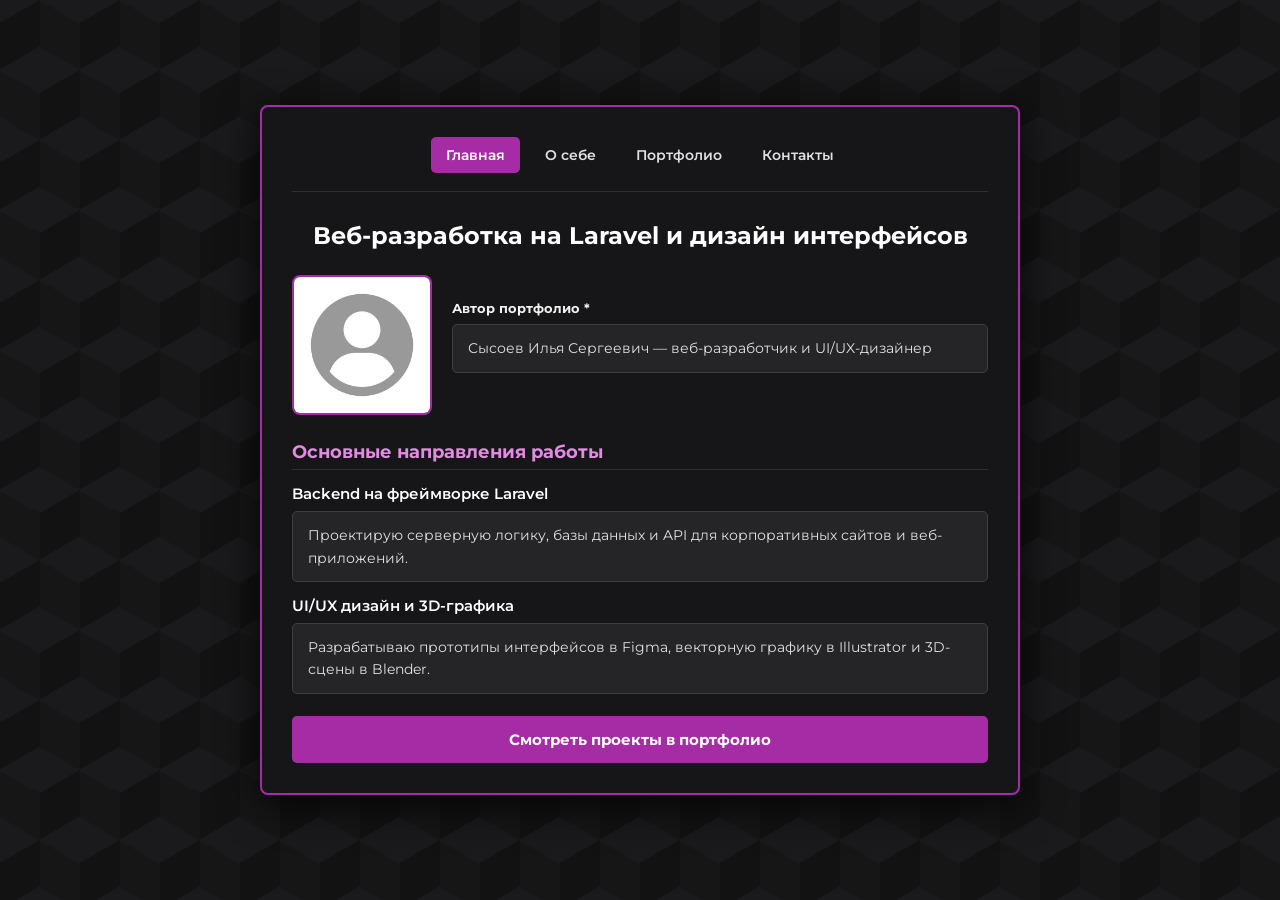
<file: index.html>
<!DOCTYPE html>
<html lang="ru">
<head>
    <meta charset="UTF-8">
    <meta name="viewport" content="width=device-width, initial-scale=1.0">
    <title>Веб-разработка на Laravel и UI/UX-дизайн — портфолио</title>
<meta name="description" content="Создаю современные сайты на Laravel и стильный UI/UX-дизайн в Figma под ключ. Посмотрите проекты в портфолио и закажите разработку веб-приложения уже сегодня!">
    <link rel="stylesheet" href="css/style.css">
</head>
<body>
    <div class="portfolio-card">
        <header>
            <nav class="site-nav" aria-label="Основная навигация">
                <a href="index.html" class="active">Главная</a>
                <a href="about.html">О себе</a>
                <a href="portfolio.html">Портфолио</a>
                <a href="contacts.html">Контакты</a>
            </nav>
        </header>

        <main>
            <h1>Веб-разработка на Laravel и дизайн интерфейсов</h1>

            <section class="hero-flex">
                <img src="images/avatar.jpg" alt="Фотография веб-разработчика и дизайнера Ильи Сысоева" class="avatar-img">
                <div class="hero-text">
                    <div class="info-group">
                        <span class="label-text">Автор портфолио *</span>
                        <div class="fake-input">Сысоев Илья Сергеевич — веб-разработчик и UI/UX-дизайнер</div>
                    </div>
                </div>
            </section>

            <section>
                <h2>Основные направления работы</h2>
                
                <h3>Backend на фреймворке Laravel</h3>
                <div class="fake-input">
                    <p>Проектирую серверную логику, базы данных и API для корпоративных сайтов и веб-приложений.</p>
                </div>

                <h3>UI/UX дизайн и 3D-графика</h3>
                <div class="fake-input">
                    <p>Разрабатываю  прототипы интерфейсов в Figma, векторную графику в Illustrator и 3D-сцены в Blender.</p>
                </div>
            </section>

            <a href="portfolio.html" class="btn-primary">Смотреть проекты в портфолио</a>
        </main>

        
    </div>
    <script src="js/script.js"></script>
</body>
</html>
</file>
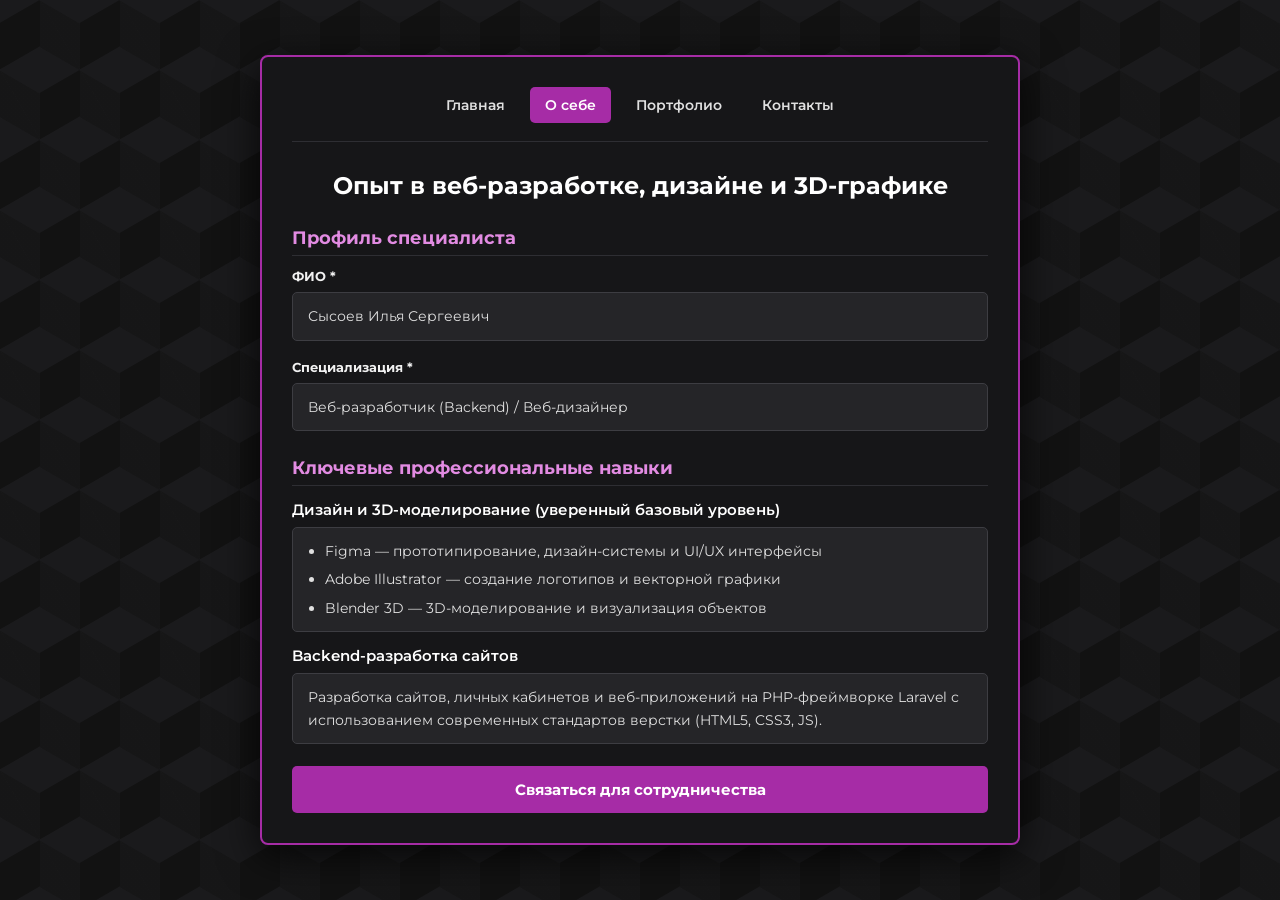
<file: about.html>
<!DOCTYPE html>
<html lang="ru">
<head>
    <meta charset="UTF-8">
    <meta name="viewport" content="width=device-width, initial-scale=1.0">
    <title>Навыки веб-разработки на Laravel, Figma и 3D-дизайна</title>
<meta name="description" content="Узнайте о моем опыте в веб-разработке на Laravel, дизайне в Figma, Illustrator и 3D-моделировании в Blender. Изучите стек технологий и переходите к проектам!">
    <link rel="stylesheet" href="css/style.css">
</head>
<body>
    <div class="portfolio-card">
        <header>
            <nav class="site-nav" aria-label="Основная навигация">
                <a href="index.html">Главная</a>
                <a href="about.html" class="active">О себе</a>
                <a href="portfolio.html">Портфолио</a>
                <a href="contacts.html">Контакты</a>
            </nav>
        </header>

        <main>
            <h1>Опыт в веб-разработке, дизайне и 3D-графике</h1>

            <section>
                <h2>Профиль специалиста</h2>
                <div class="info-group">
                    <span class="label-text">ФИО *</span>
                    <div class="fake-input">Сысоев Илья Сергеевич</div>
                </div>
                <div class="info-group">
                    <span class="label-text">Специализация *</span>
                    <div class="fake-input">Веб-разработчик (Backend) / Веб-дизайнер</div>
                </div>
            </section>

            <section>
                <h2>Ключевые профессиональные навыки</h2>

                <h3>Дизайн и 3D-моделирование (уверенный базовый уровень)</h3>
                <ul class="fake-input skills-list">
                    <li>Figma — прототипирование, дизайн-системы и UI/UX интерфейсы</li>
                    <li>Adobe Illustrator — создание логотипов и векторной графики</li>
                    <li>Blender 3D — 3D-моделирование и визуализация объектов</li>
                </ul>

                <h3>Backend-разработка сайтов</h3>
                <div class="fake-input">
                    Разработка сайтов, личных кабинетов и веб-приложений на PHP-фреймворке Laravel с использованием современных стандартов верстки (HTML5, CSS3, JS).
                </div>
            </section>

            <a href="contacts.html" class="btn-primary">Связаться для сотрудничества</a>
        </main>


    </div>
    <script src="js/script.js"></script>
</body>
</html>
</file>
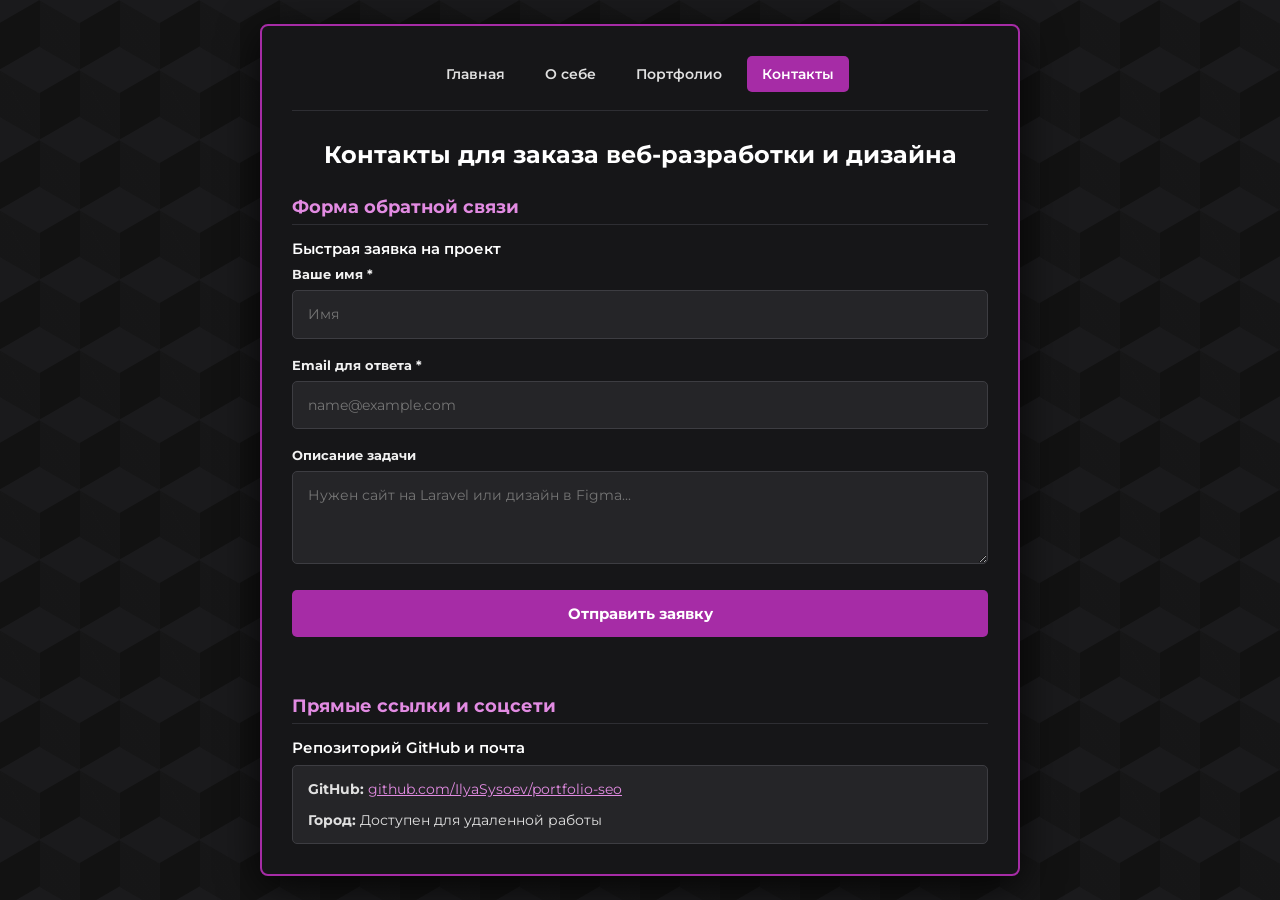
<file: contacts.html>
<!DOCTYPE html>
<html lang="ru">
<head>
    <meta charset="UTF-8">
    <meta name="viewport" content="width=device-width, initial-scale=1.0">
    <title>Контакты веб-разработчика и дизайнера — заказать сайт</title>
<meta name="description" content="Свяжитесь с веб-разработчиком и дизайнером для заказа сайта на Laravel или UI/UX-макета в Figma. Оставьте заявку через удобную форму или напишите на GitHub!">
    <link rel="stylesheet" href="css/style.css">
</head>
<body>
    <div class="portfolio-card">
        <header>
            <nav class="site-nav" aria-label="Основная навигация">
                <a href="index.html">Главная</a>
                <a href="about.html">О себе</a>
                <a href="portfolio.html">Портфолио</a>
                <a href="contacts.html" class="active">Контакты</a>
            </nav>
        </header>

        <main>
            <h1>Контакты для заказа веб-разработки и дизайна</h1>

            <section>
                <h2>Форма обратной связи</h2>
                <h3>Быстрая заявка на проект</h3>

                <form id="contactForm">
                    <div class="info-group">
                        <label for="userName" class="label-text">Ваше имя *</label>
                        <input type="text" id="userName" class="fake-input" placeholder="Имя" required>
                    </div>
                    <div class="info-group">
                        <label for="userEmail" class="label-text">Email для ответа *</label>
                        <input type="email" id="userEmail" class="fake-input" placeholder="name@example.com" required>
                    </div>
                    <div class="info-group">
                        <label for="userMessage" class="label-text">Описание задачи</label>
                        <textarea id="userMessage" rows="3" class="fake-input" placeholder="Нужен сайт на Laravel или дизайн в Figma..."></textarea>
                    </div>
                    <button type="submit" class="btn-primary">Отправить заявку</button>
                    <p id="formStatus" class="form-status"></p>
                </form>
            </section>

            <section>
                <h2>Прямые ссылки и соцсети</h2>
                <h3>Репозиторий GitHub и почта</h3>
                <div class="fake-input">
                    <p><strong>GitHub:</strong> <a href="https://github.com/IlyaSysoev/portfolio-seo" target="_blank" rel="noopener noreferrer" style="color: #e28be2;">github.com/IlyaSysoev/portfolio-seo</a></p>
                    <p><strong>Город:</strong> Доступен для удаленной работы</p>
                </div>
            </section>
        </main>


    </div>
    <script src="js/script.js"></script>
</body>
</html>
</file>
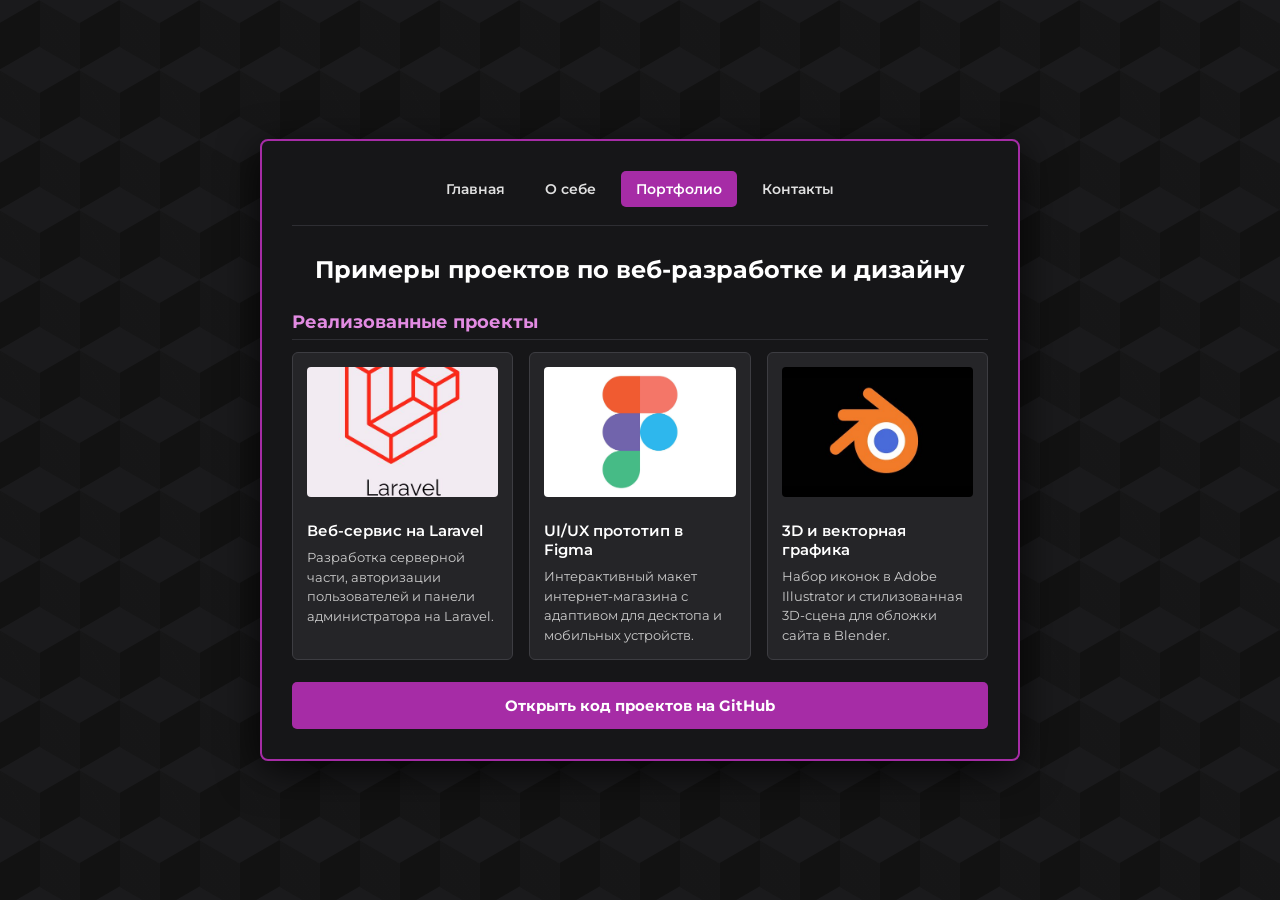
<file: portfolio.html>
<!DOCTYPE html>
<html lang="ru">
<head>
    <meta charset="UTF-8">
    <meta name="viewport" content="width=device-width, initial-scale=1.0">
<title>Портфолио проектов на Laravel, дизайн в Figma и Blender</title>
<meta name="description" content="Примеры готовых работ: веб-приложения на Laravel, прототипы интерфейсов в Figma, векторные логотипы и 3D-модели в Blender. Оцените качество и выберите стиль!">
    <link rel="stylesheet" href="css/style.css">
</head>
<body>
    <div class="portfolio-card">
        <header>
            <nav class="site-nav" aria-label="Основная навигация">
                <a href="index.html">Главная</a>
                <a href="about.html">О себе</a>
                <a href="portfolio.html" class="active">Портфолио</a>
                <a href="contacts.html">Контакты</a>
            </nav>
        </header>

        <main>
            <h1>Примеры проектов по веб-разработке и дизайну</h1>

            <section>
                <h2>Реализованные проекты</h2>

                <div class="projects-grid">
                    <article class="project-item">
                        <img src="images/project-laravel.jpg" alt="Интерфейс веб-приложения для учета заказов на фреймворке Laravel">
                        <h3>Веб-сервис на Laravel</h3>
                        <p>Разработка серверной части, авторизации пользователей и панели администратора на Laravel.</p>
                    </article>

                    <article class="project-item">
                        <img src="images/project-figma.jpg" alt="Макет адаптивного интерфейса сайта в программе Figma">
                        <h3>UI/UX прототип в Figma</h3>
                        <p>Интерактивный макет интернет-магазина с адаптивом для десктопа и мобильных устройств.</p>
                    </article>

                    <article class="project-item">
                        <img src="images/project-blender.jpg" alt="Трехмерная визуализация и векторная иллюстрация из Blender и Illustrator">
                        <h3>3D и векторная графика</h3>
                        <p>Набор иконок в Adobe Illustrator и стилизованная 3D-сцена для обложки сайта в Blender.</p>
                    </article>
                </div>
            </section>

            <a href="https://github.com/IlyaSysoev/portfolio-seo" class="btn-primary" target="_blank" rel="noopener noreferrer">Открыть код проектов на GitHub</a>
        </main>


    </div>
    <script src="js/script.js"></script>
</body>
</html>
</file>
<file: css/style.css>
@import url('https://fonts.googleapis.com/css2?family=Montserrat:wght@400;600;700&display=swap');

* {
    box-sizing: border-box;
}

body {
    margin: 0;
    padding: 20px;
    font-family: 'Montserrat', sans-serif;
    background-color: #121212;
    background-image: 
        linear-gradient(30deg, #1a1a1c 12%, transparent 12.5%, transparent 87%, #1a1a1c 87.5%, #1a1a1c),
        linear-gradient(150deg, #1a1a1c 12%, transparent 12.5%, transparent 87%, #1a1a1c 87.5%, #1a1a1c),
        linear-gradient(30deg, #1a1a1c 12%, transparent 12.5%, transparent 87%, #1a1a1c 87.5%, #1a1a1c),
        linear-gradient(150deg, #1a1a1c 12%, transparent 12.5%, transparent 87%, #1a1a1c 87.5%, #1a1a1c),
        linear-gradient(60deg, #1a1a1c77 25%, transparent 25.5%, transparent 75%, #1a1a1c77 75%, #1a1a1c77),
        linear-gradient(60deg, #1a1a1c77 25%, transparent 25.5%, transparent 75%, #1a1a1c77 75%, #1a1a1c77);
    background-size: 80px 140px;
    background-position: 0 0, 0 0, 40px 70px, 40px 70px, 0 0, 40px 70px;
    display: flex;
    justify-content: center;
    align-items: center;
    min-height: 100vh;
    color: #ffffff;
}

.portfolio-card {
    background-color: #161618;
    border: 2px solid #a62ca6;
    border-radius: 8px;
    padding: 30px;
    width: 100%;
    max-width: 760px;
    box-shadow: 0 10px 40px rgba(0, 0, 0, 0.8);
}

/* Навигация */
.site-nav {
    display: flex;
    flex-wrap: wrap;
    justify-content: center;
    gap: 10px;
    margin-bottom: 28px;
    padding-bottom: 18px;
    border-bottom: 1px solid #2e2e33;
}

.site-nav a {
    color: #e0e0e0;
    text-decoration: none;
    font-size: 14px;
    font-weight: 600;
    padding: 8px 14px;
    border-radius: 5px;
    border: 1px solid transparent;
    transition: all 0.2s;
}

.site-nav a:hover {
    border-color: #a62ca6;
    color: #ffffff;
}

.site-nav a.active {
    background-color: #a62ca6;
    color: #ffffff;
}

/* Иерархия заголовков H1-H3 */
h1 {
    text-align: center;
    font-size: 24px;
    margin: 0 0 24px 0;
    font-weight: 700;
    line-height: 1.3;
}

h2 {
    font-size: 18px;
    font-weight: 700;
    color: #e28be2;
    margin: 26px 0 12px 0;
    padding-bottom: 6px;
    border-bottom: 1px solid #2e2e33;
}

h3 {
    font-size: 15px;
    font-weight: 600;
    color: #ffffff;
    margin: 14px 0 8px 0;
}

/* Блоки информации как в прошлой лабе */
.info-group {
    margin-bottom: 18px;
}

.info-group .label-text {
    display: block;
    font-size: 13px;
    font-weight: 700;
    margin-bottom: 8px;
    color: #f1f1f1;
}

.fake-input {
    background-color: #252528;
    border: 1px solid #3d3d42;
    color: #e0e0e0;
    padding: 12px 15px;
    border-radius: 5px;
    font-size: 14px;
    line-height: 1.6;
    font-weight: 400;
    width: 100%;
    font-family: inherit;
}

.fake-input p {
    margin: 0 0 8px 0;
}
.fake-input p:last-child {
    margin-bottom: 0;
}

.skills-list {
    margin: 0;
    padding-left: 32px;
    padding-top: 12px;
    padding-bottom: 12px;
}

.skills-list li {
    margin-bottom: 6px;
}
.skills-list li:last-child {
    margin-bottom: 0;
}

/* Сетки и картинки */
.hero-flex {
    display: flex;
    gap: 20px;
    align-items: center;
    flex-wrap: wrap;
}

.avatar-img {
    width: 140px;
    height: 140px;
    object-fit: cover;
    border-radius: 8px;
    border: 2px solid #a62ca6;
    background-color: #252528;
}

.hero-text {
    flex: 1;
    min-width: 240px;
}

.projects-grid {
    display: grid;
    grid-template-columns: repeat(auto-fit, minmax(210px, 1fr));
    gap: 16px;
    margin-top: 12px;
}

.project-item {
    background-color: #252528;
    border: 1px solid #3d3d42;
    border-radius: 6px;
    padding: 14px;
    display: flex;
    flex-direction: column;
}

.project-item img {
    width: 100%;
    height: 130px;
    object-fit: cover;
    border-radius: 4px;
    margin-bottom: 10px;
    background-color: #1a1a1c;
}

.project-item p {
    font-size: 13px;
    color: #cccccc;
    line-height: 1.5;
    margin: 0;
}

/* Форма и кнопки */
input.fake-input,
textarea.fake-input {
    outline: none;
    transition: border-color 0.2s;
}

input.fake-input:focus,
textarea.fake-input:focus {
    border-color: #a62ca6;
}

.btn-primary {
    display: block;
    width: 100%;
    text-align: center;
    background-color: #a62ca6;
    color: #ffffff;
    text-decoration: none;
    padding: 14px 20px;
    border: none;
    border-radius: 5px;
    font-weight: 700;
    font-size: 15px;
    margin-top: 22px;
    cursor: pointer;
    font-family: inherit;
    transition: background-color 0.2s, transform 0.1s;
}

.btn-primary:hover {
    background-color: #8c238c;
}
.btn-primary:active {
    transform: scale(0.98);
}

.form-status {
    margin-top: 12px;
    font-size: 14px;
    color: #8ce99a;
    text-align: center;
    min-height: 20px;
}

/* Подвал */
.site-footer {
    margin-top: 28px;
    padding-top: 16px;
    border-top: 1px solid #2e2e33;
    text-align: center;
    font-size: 12px;
    color: #8e8e98;
}
</file>
